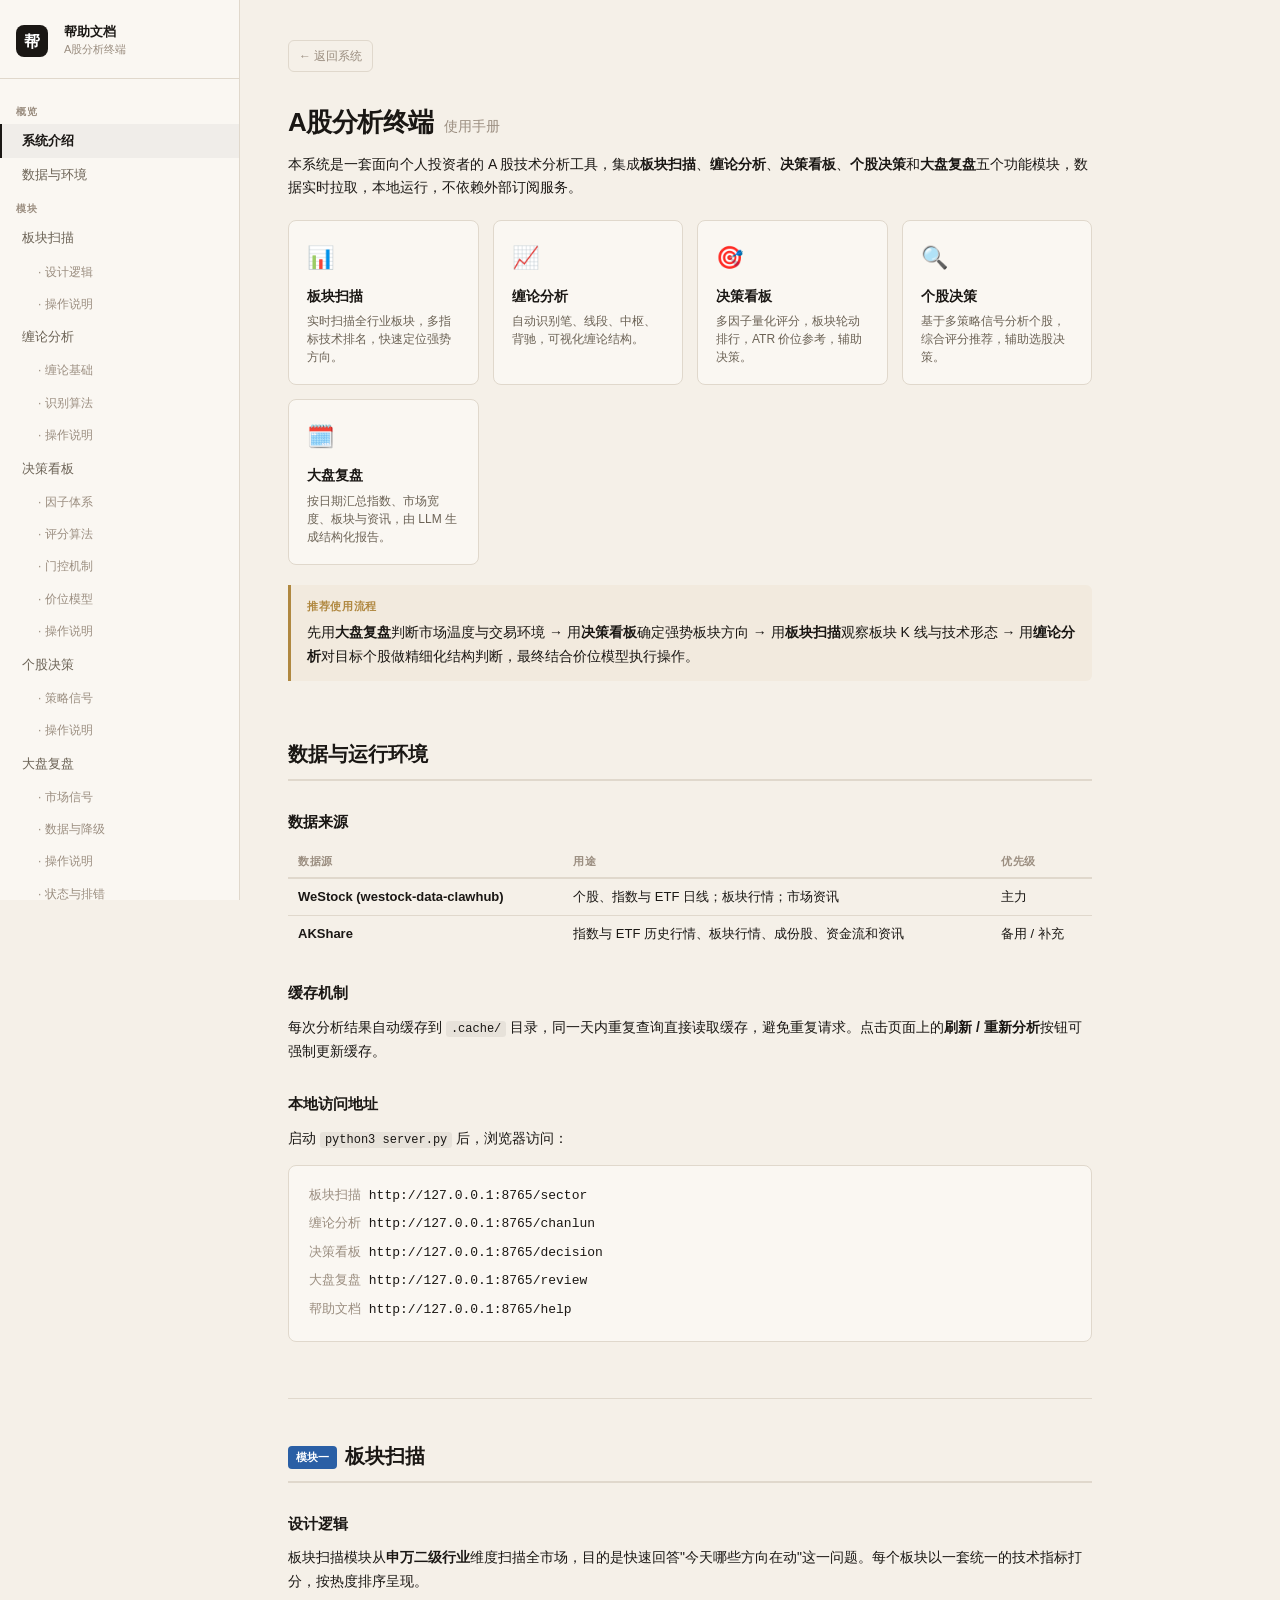
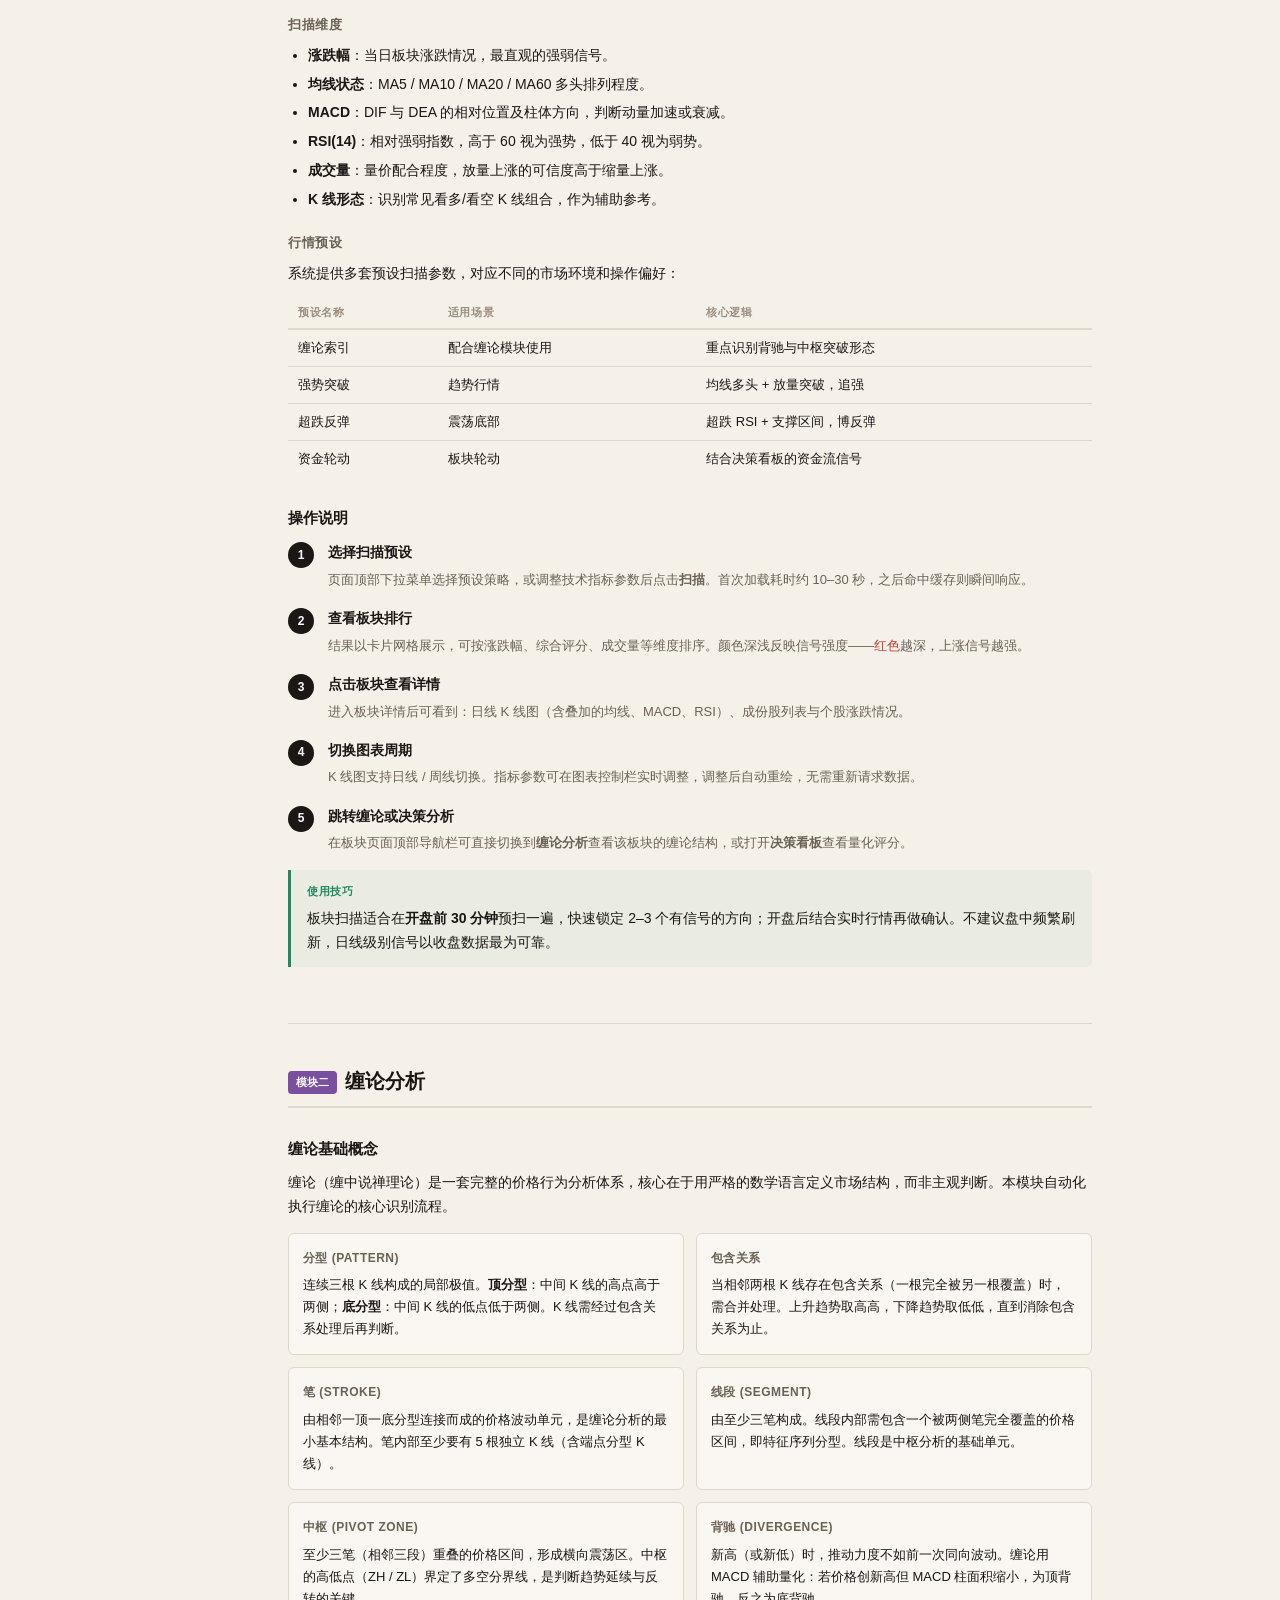
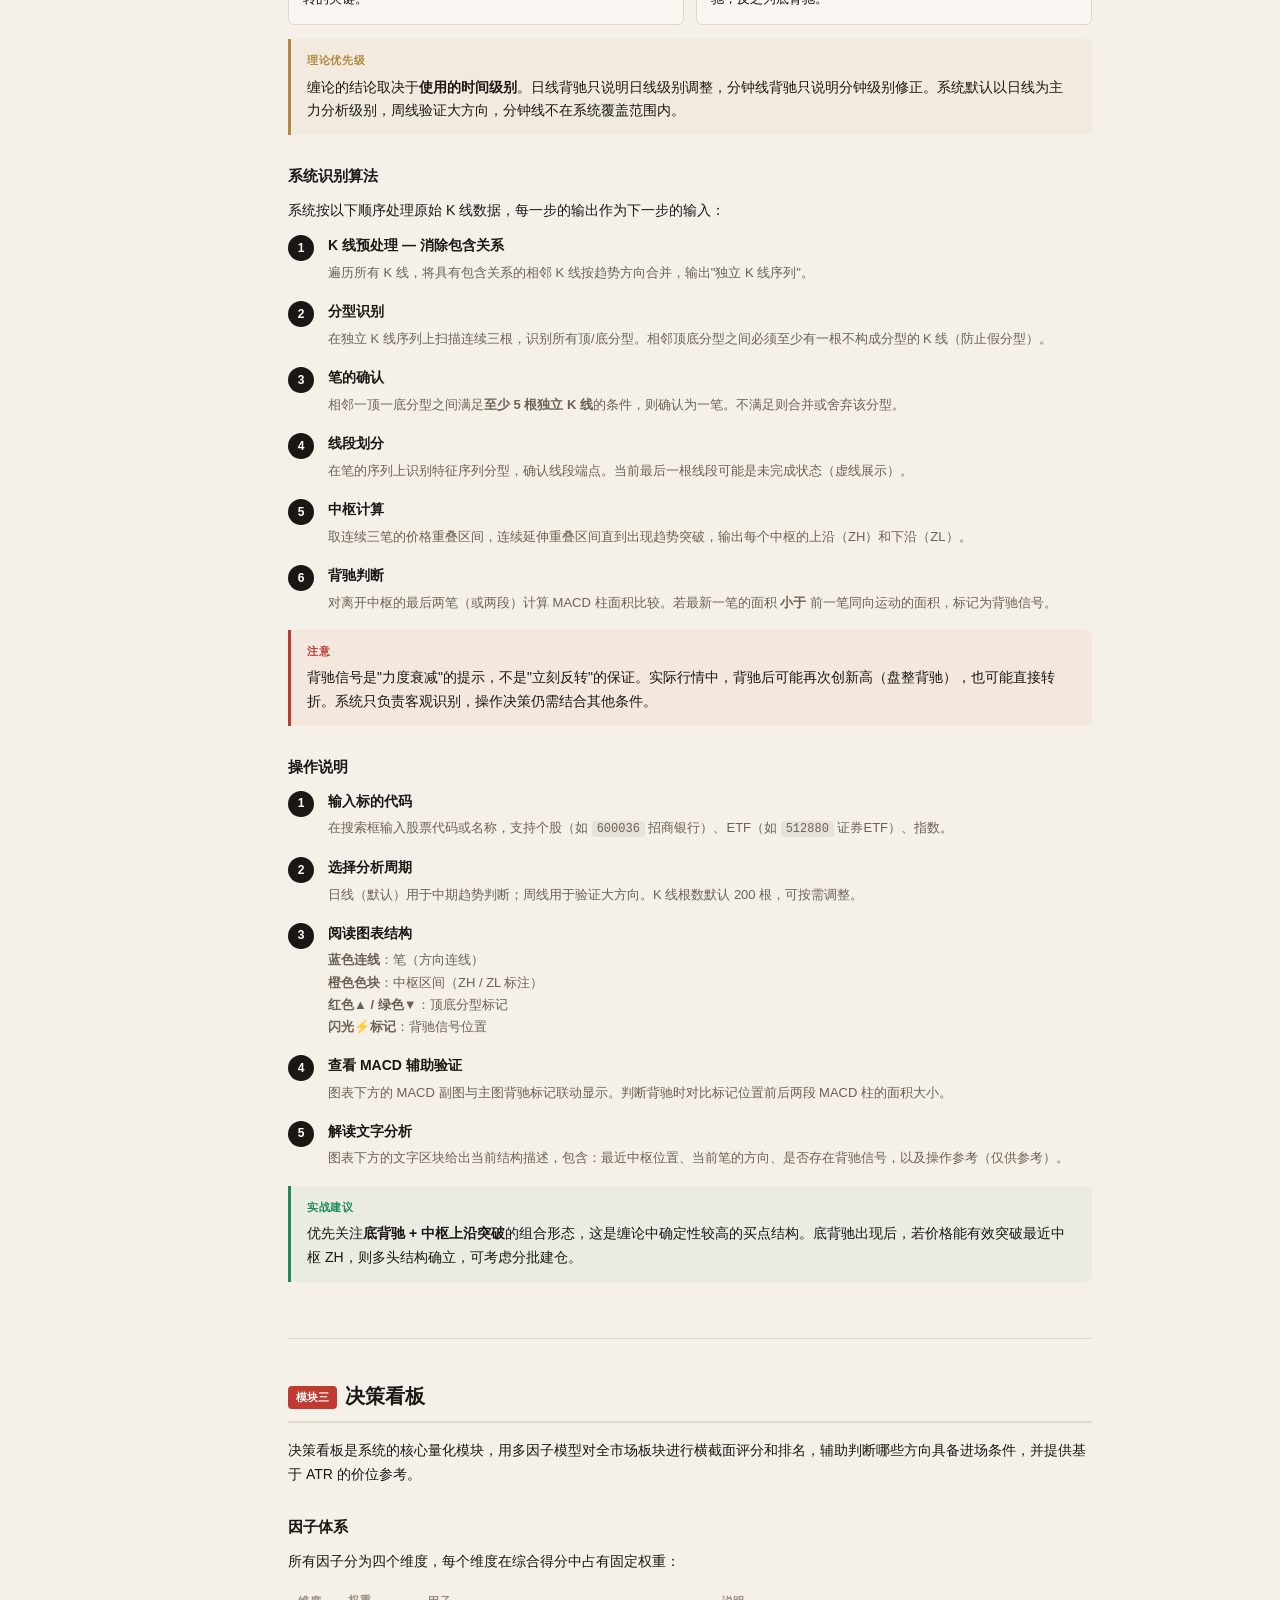
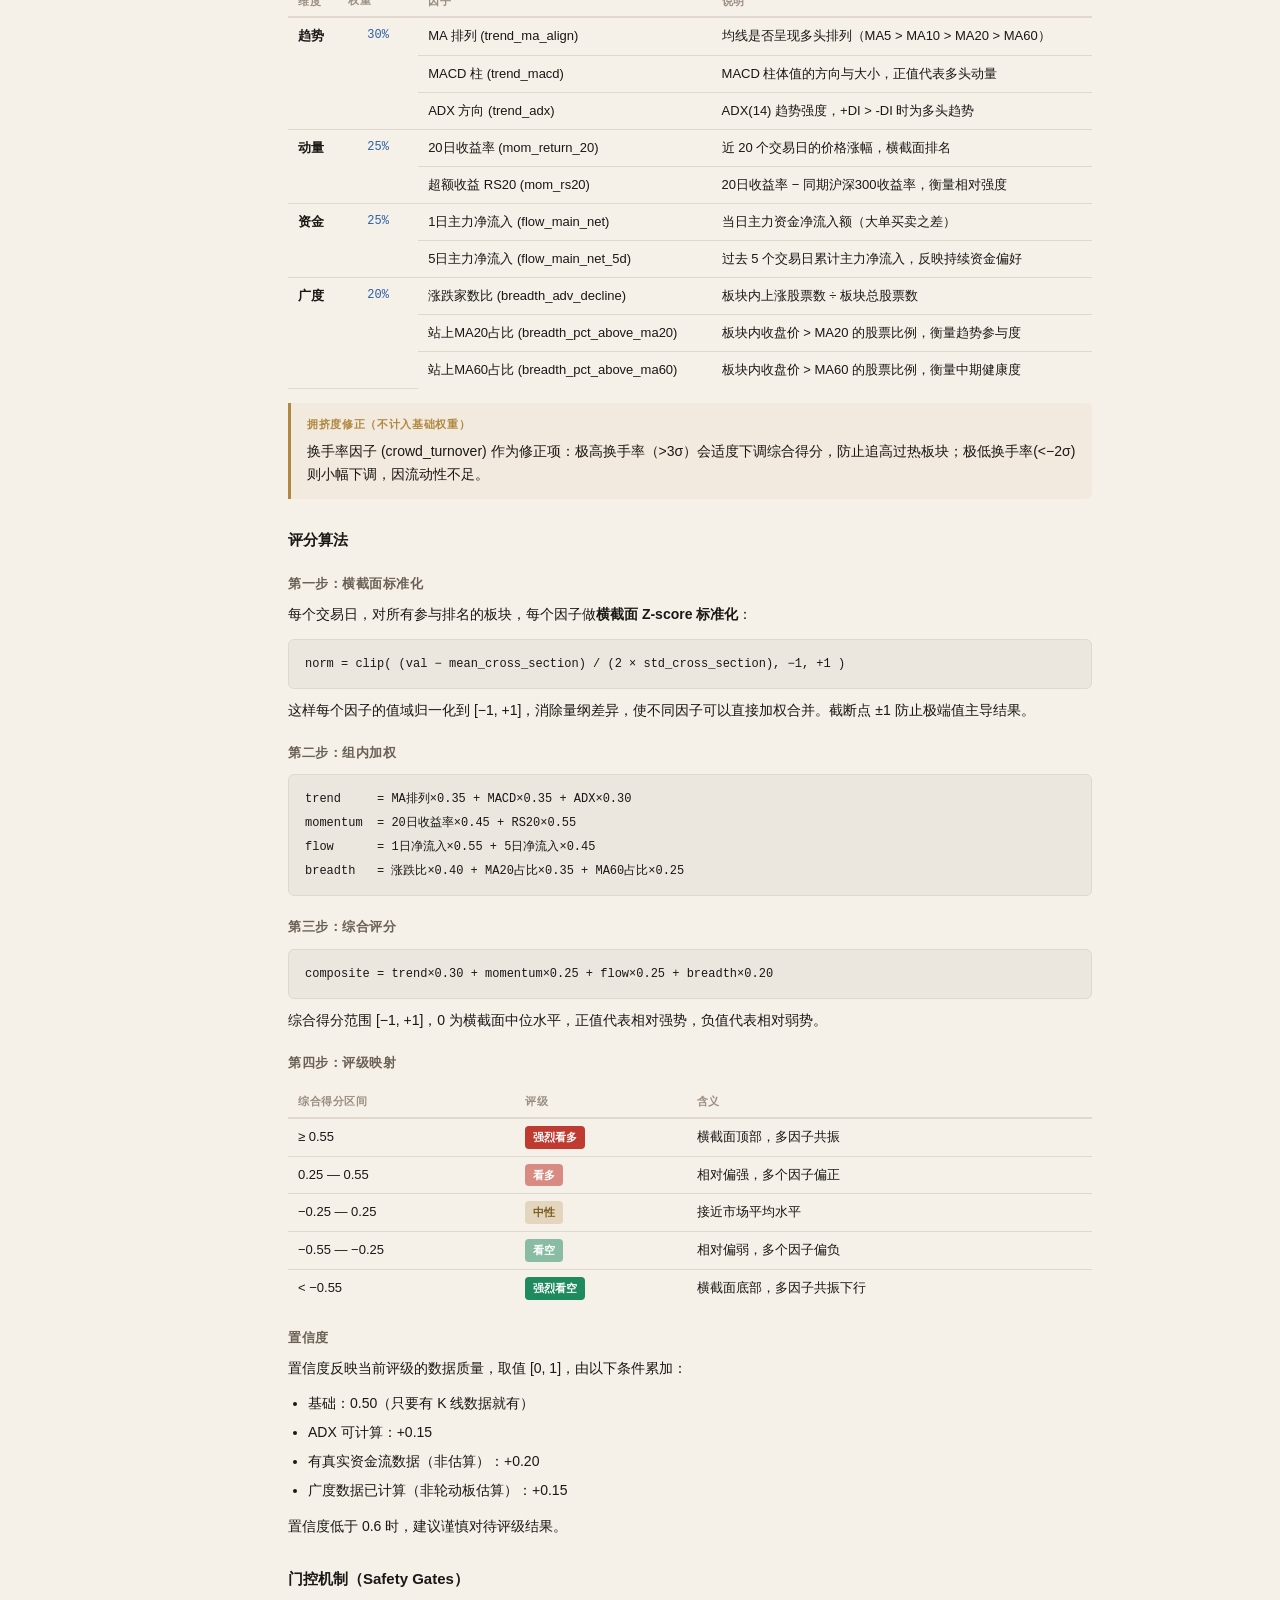
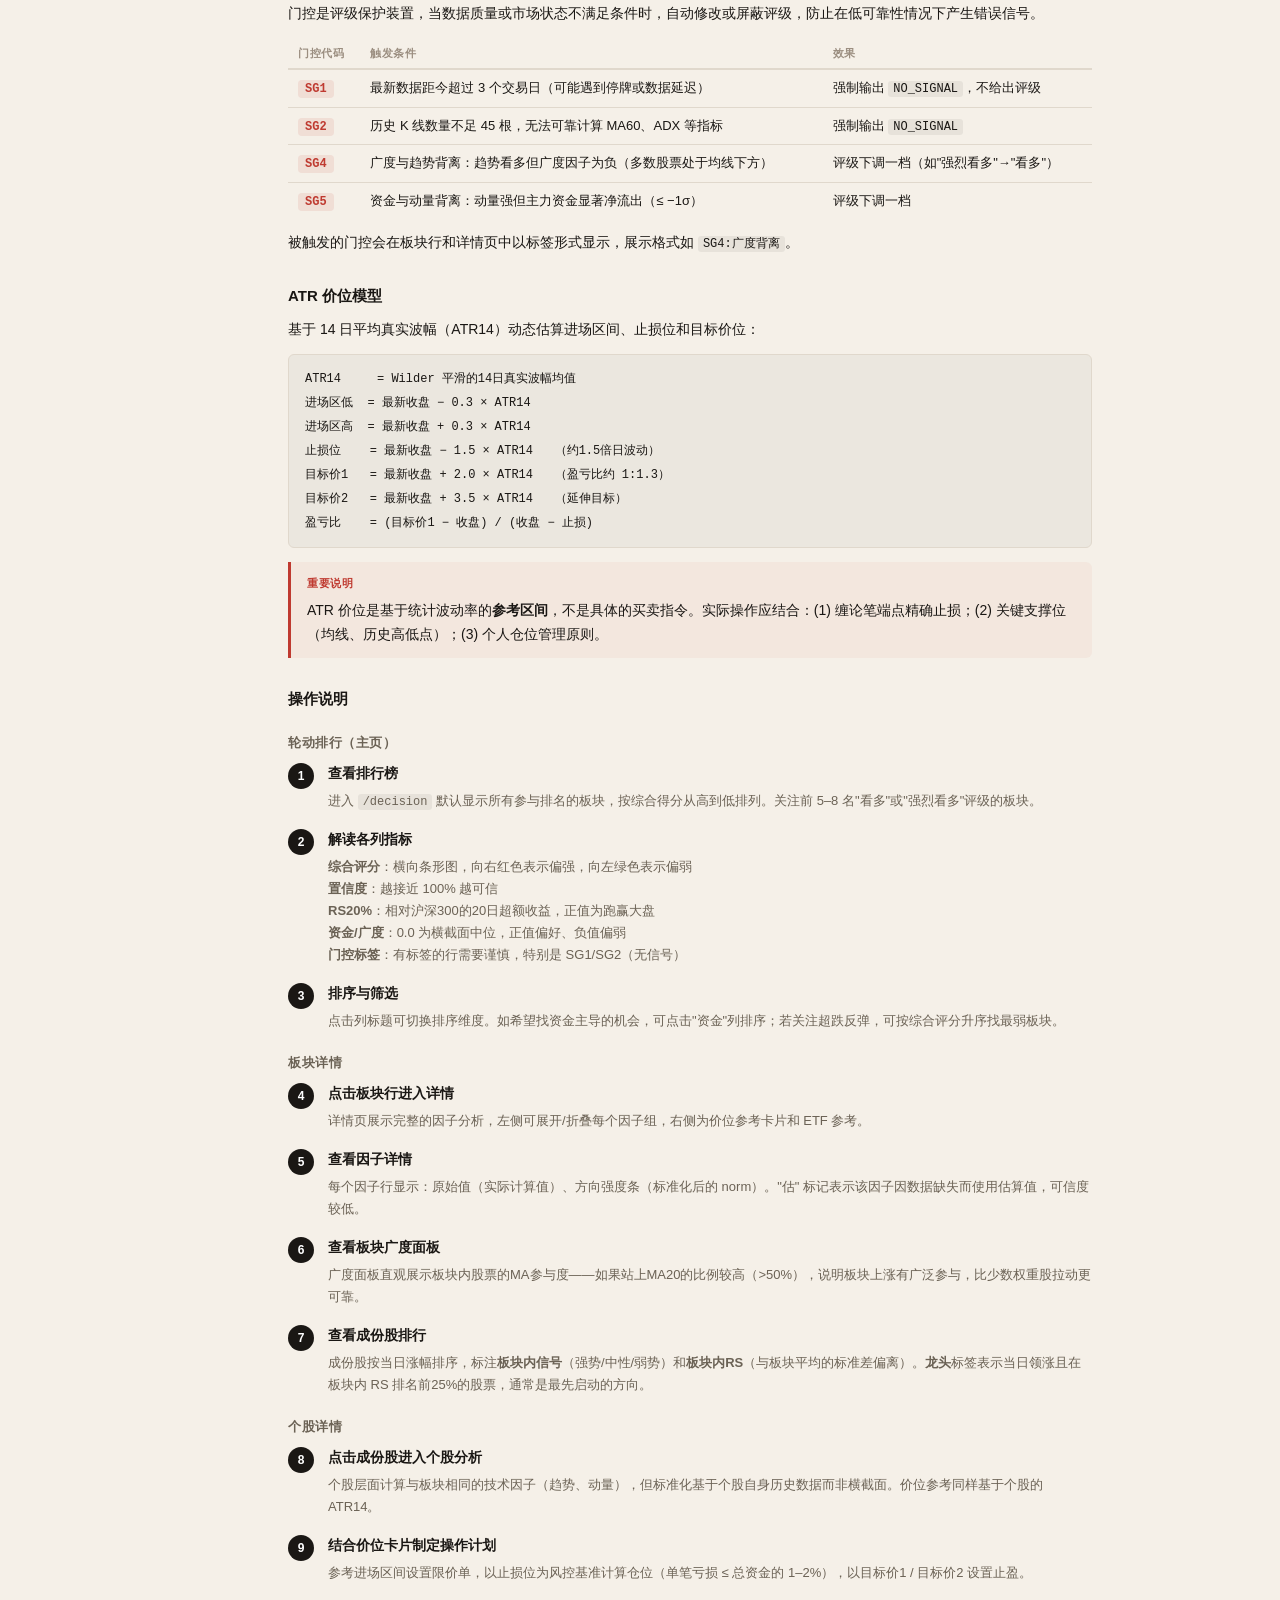
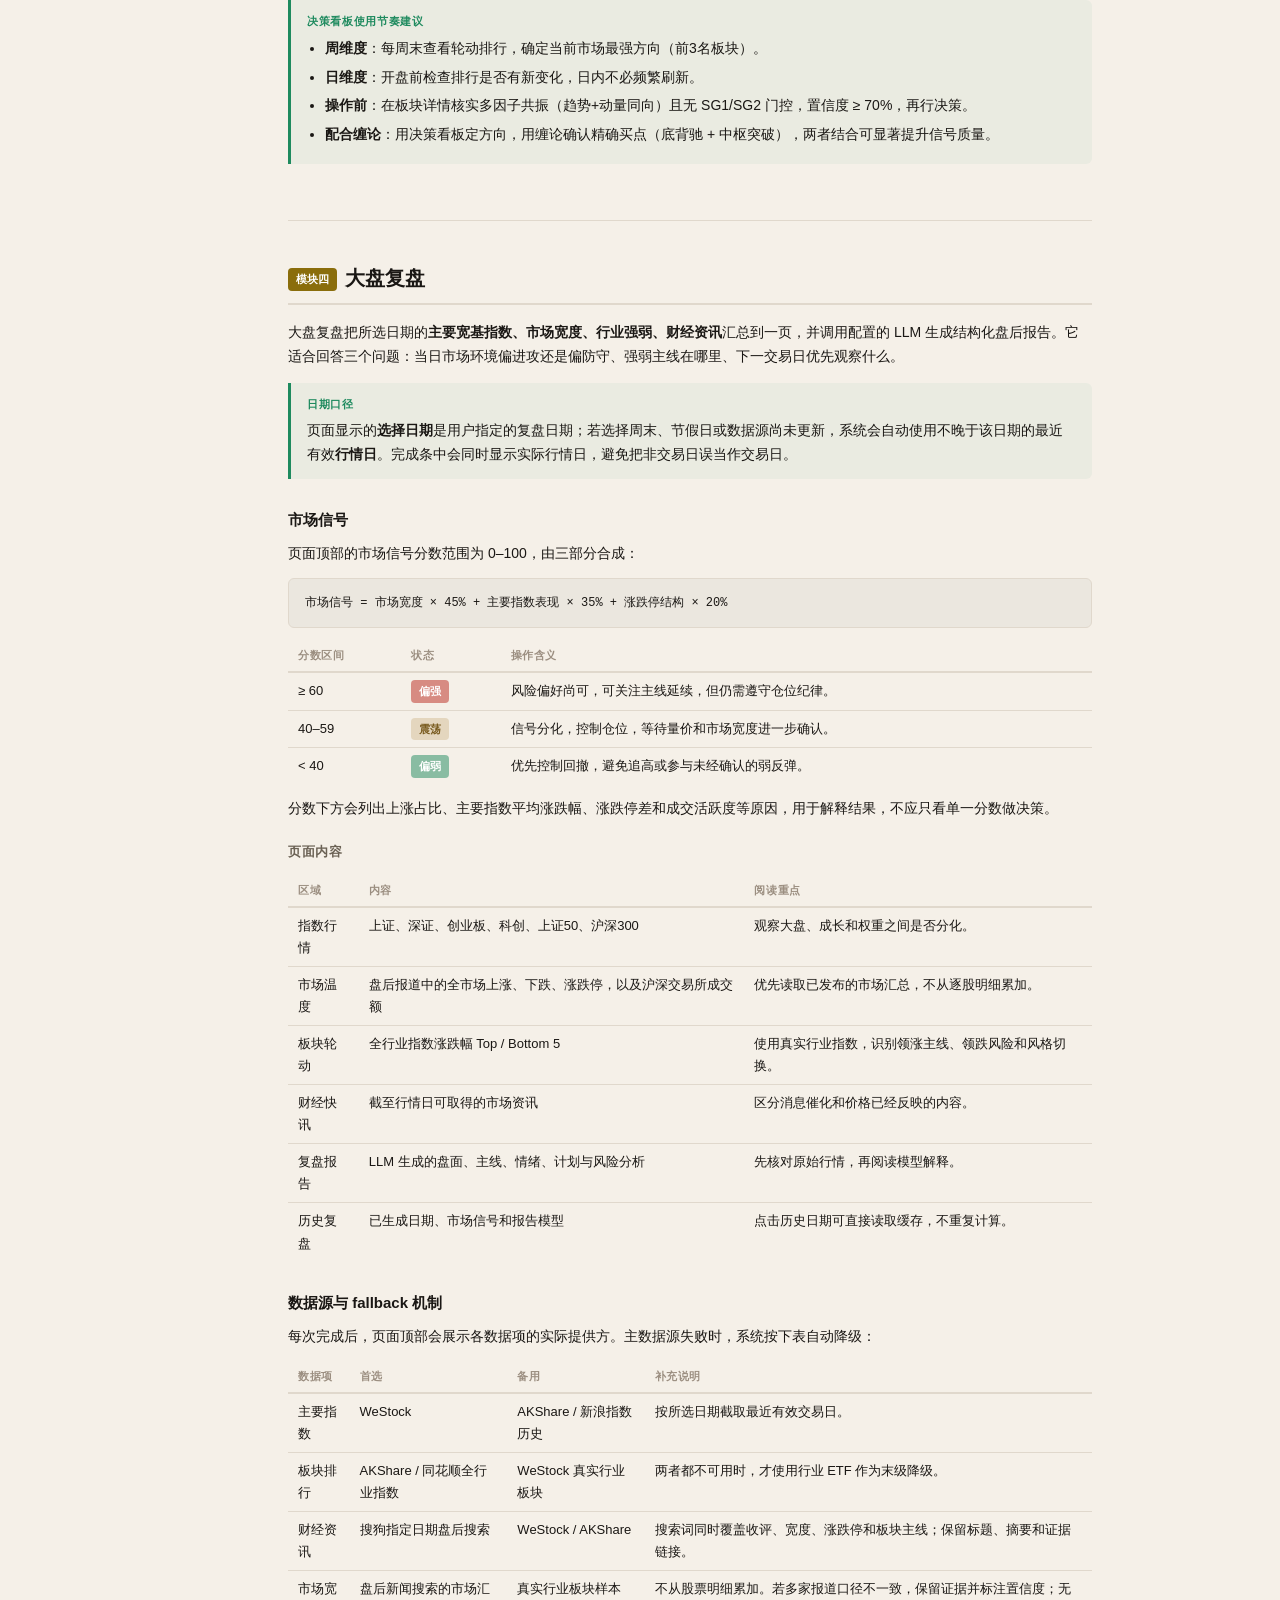
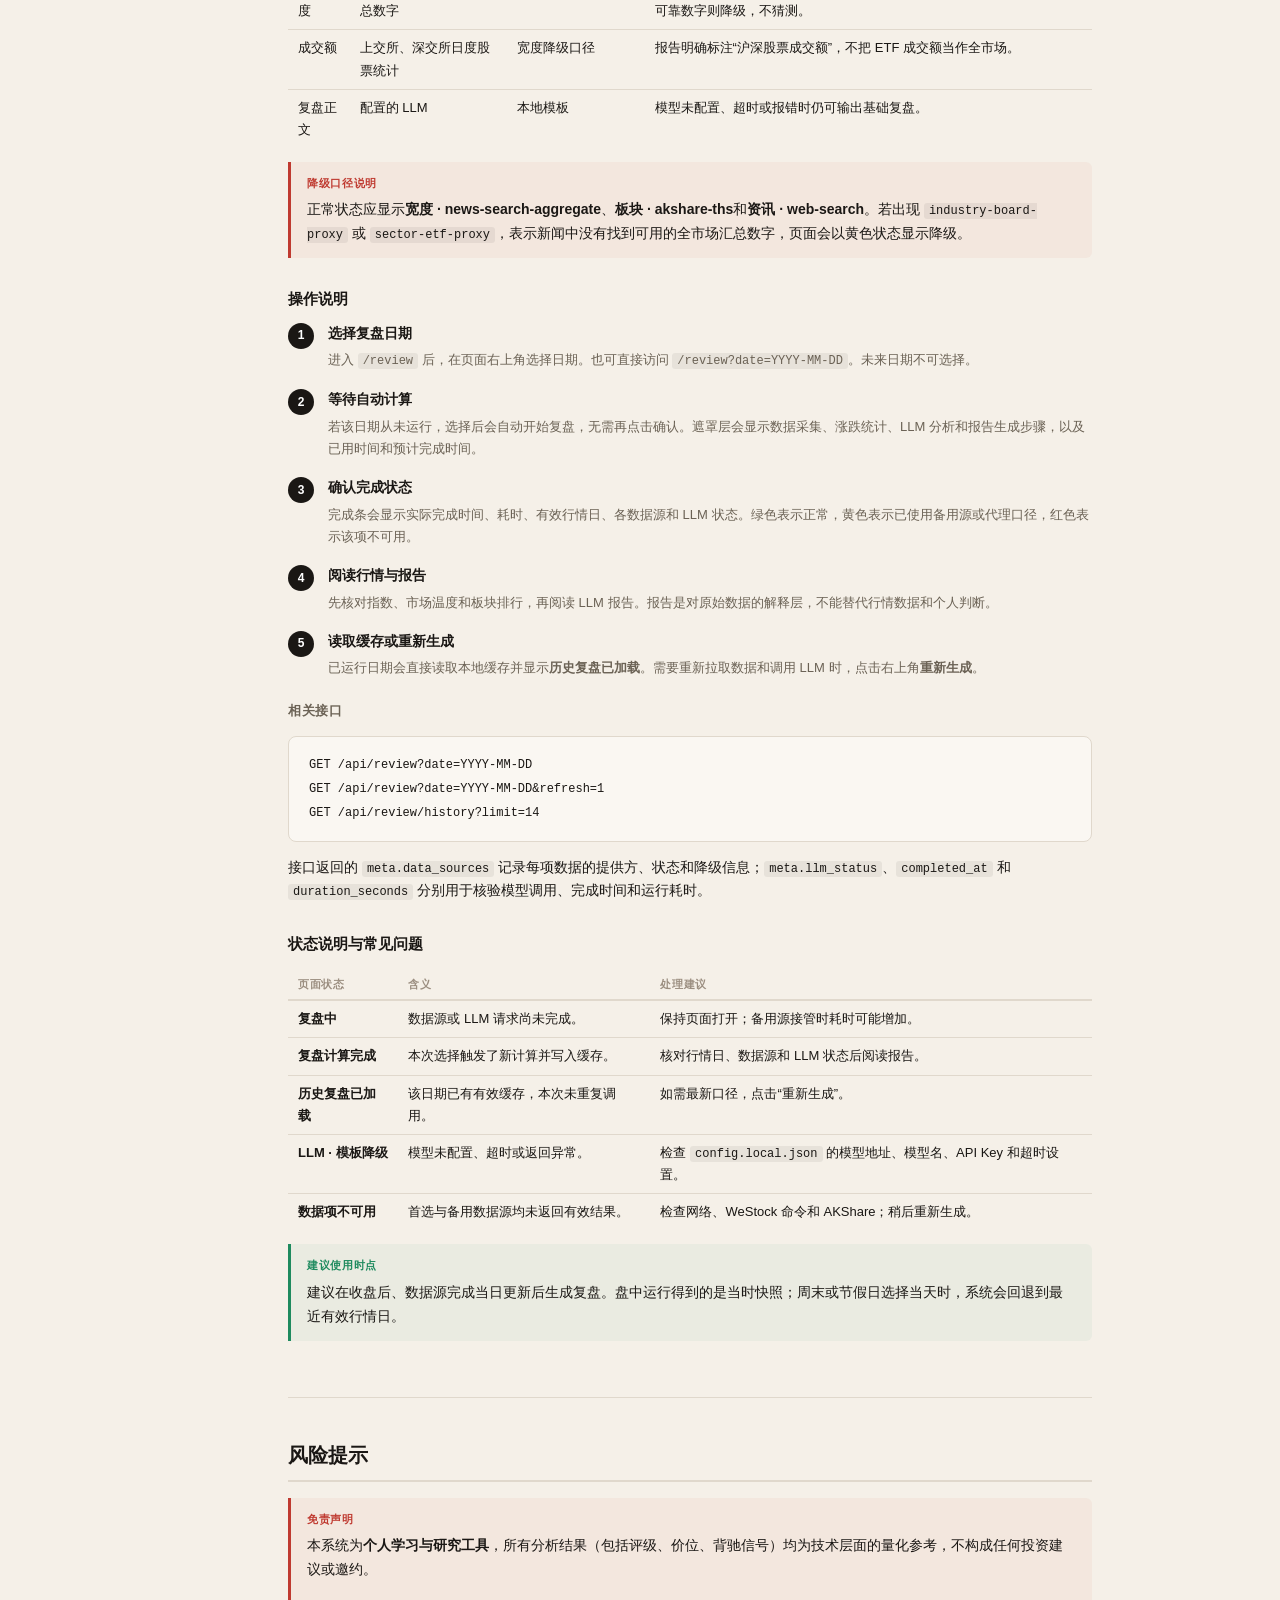
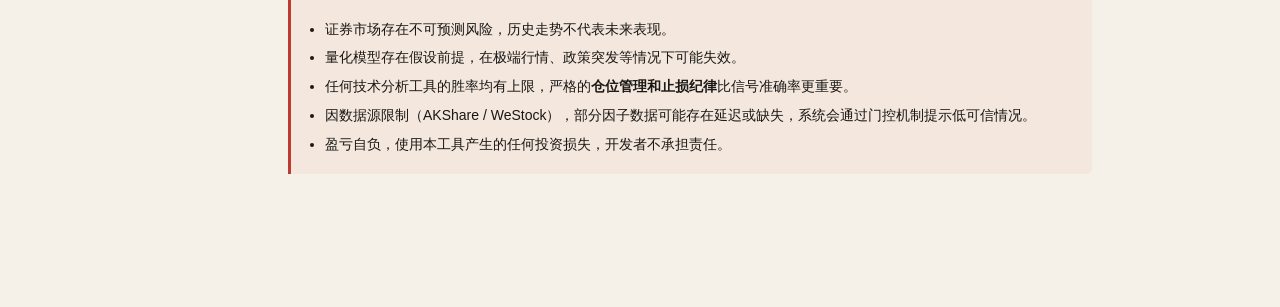
<file: help/index.html>
<!DOCTYPE html>
<html lang="zh-CN">
<head>
<meta charset="UTF-8">
<meta name="viewport" content="width=device-width, initial-scale=1.0">
<title>帮助文档 — A股分析终端</title>
<style>
  :root {
    --bg: #f5f0e8;
    --surface: #faf7f2;
    --border: #e0d8cc;
    --hair: #c8bfb0;
    --ink: #1a1714;
    --ink2: #6b6255;
    --ink3: #9b8e80;
    --up: #bf3a30;
    --down: #1e8a5e;
    --gold: #b08840;
    --blue: #2a5fa5;
    --mono: 'SF Mono', 'Menlo', 'Consolas', monospace;
    --sans: -apple-system, 'PingFang SC', 'Microsoft YaHei', sans-serif;
    --sidebar-w: 240px;
  }
  * { box-sizing: border-box; margin: 0; padding: 0; }
  html { scroll-behavior: smooth; }
  body { font-family: var(--sans); background: var(--bg); color: var(--ink); font-size: 14px; line-height: 1.7; }

  /* ── Layout ── */
  .layout { display: flex; min-height: 100vh; }
  .sidebar {
    width: var(--sidebar-w);
    flex-shrink: 0;
    background: var(--surface);
    border-right: 1px solid var(--border);
    position: sticky;
    top: 0;
    height: 100vh;
    overflow-y: auto;
    padding: 24px 0 40px;
  }
  .main { flex: 1; min-width: 0; padding: 40px 48px 80px; max-width: 900px; }

  /* ── Top bar ── */
  .topbar {
    display: flex; align-items: center; gap: 16px;
    padding: 0 16px 20px;
    border-bottom: 1px solid var(--border);
    margin-bottom: 16px;
  }
  .brand-mark {
    width: 32px; height: 32px; border-radius: 8px;
    background: var(--ink); color: #fff;
    display: flex; align-items: center; justify-content: center;
    font-weight: 800; font-size: 16px; flex-shrink: 0;
  }
  .brand-title { font-weight: 700; font-size: 13px; line-height: 1.2; }
  .brand-sub { font-size: 11px; color: var(--ink3); }

  /* ── Sidebar nav ── */
  .nav-group { padding: 8px 16px 4px; font-size: 10px; font-weight: 700; letter-spacing: 0.08em; color: var(--ink3); text-transform: uppercase; }
  .nav-item { display: block; padding: 6px 20px; font-size: 13px; color: var(--ink2); text-decoration: none; border-left: 2px solid transparent; transition: all 0.12s; }
  .nav-item:hover { color: var(--ink); background: rgba(0,0,0,0.03); }
  .nav-item.active, .nav-item:focus { color: var(--ink); border-left-color: var(--ink); background: rgba(0,0,0,0.04); font-weight: 600; }
  .nav-sub { padding-left: 36px; font-size: 12px; color: var(--ink3); }

  /* ── Back link ── */
  .back-row { margin-bottom: 28px; }
  .back-link { display: inline-flex; align-items: center; gap: 6px; font-size: 12px; color: var(--ink3); text-decoration: none; padding: 5px 10px; border: 1px solid var(--border); border-radius: 6px; transition: all 0.12s; }
  .back-link:hover { color: var(--ink); border-color: var(--hair); background: var(--surface); }

  /* ── Content headings ── */
  .section { margin-bottom: 56px; scroll-margin-top: 24px; }
  h1 { font-size: 26px; font-weight: 800; letter-spacing: -0.02em; margin-bottom: 8px; }
  h1 small { font-size: 14px; font-weight: 400; color: var(--ink3); margin-left: 10px; letter-spacing: 0; }
  h2 { font-size: 20px; font-weight: 700; margin: 40px 0 16px; padding-bottom: 8px; border-bottom: 2px solid var(--border); color: var(--ink); }
  h2 .module-tag { display: inline-block; font-size: 11px; font-weight: 600; padding: 2px 8px; border-radius: 4px; margin-right: 8px; background: var(--ink); color: #fff; vertical-align: middle; }
  h2 .module-tag.scan { background: #2a5fa5; }
  h2 .module-tag.chan { background: #7b4fa0; }
  h2 .module-tag.decision { background: #bf3a30; }
  h2 .module-tag.review { background: #8a6d0b; }
  h3 { font-size: 15px; font-weight: 700; margin: 28px 0 10px; color: var(--ink); }
  h4 { font-size: 13px; font-weight: 700; margin: 20px 0 8px; color: var(--ink2); text-transform: uppercase; letter-spacing: 0.04em; }
  p { margin-bottom: 12px; color: var(--ink); }
  p:last-child { margin-bottom: 0; }
  ul, ol { padding-left: 20px; margin-bottom: 12px; }
  li { margin-bottom: 5px; }
  strong { font-weight: 700; }
  code { font-family: var(--mono); font-size: 12px; background: rgba(0,0,0,0.06); padding: 1px 5px; border-radius: 3px; }

  /* ── Cards and callouts ── */
  .card { background: var(--surface); border: 1px solid var(--border); border-radius: 8px; padding: 16px 20px; margin: 14px 0; }
  .callout { border-left: 3px solid var(--gold); background: rgba(176,136,64,0.06); padding: 12px 16px; border-radius: 0 6px 6px 0; margin: 14px 0; }
  .callout.warn { border-left-color: var(--up); background: rgba(191,58,48,0.05); }
  .callout.tip  { border-left-color: var(--down); background: rgba(30,138,94,0.05); }
  .callout-title { font-size: 11px; font-weight: 700; text-transform: uppercase; letter-spacing: 0.06em; margin-bottom: 6px; color: var(--gold); }
  .callout.warn .callout-title { color: var(--up); }
  .callout.tip  .callout-title { color: var(--down); }

  /* ── Factor / formula table ── */
  .factor-table { width: 100%; border-collapse: collapse; font-size: 13px; margin: 12px 0; }
  .factor-table th { text-align: left; font-size: 11px; font-weight: 700; text-transform: uppercase; letter-spacing: 0.05em; color: var(--ink3); border-bottom: 2px solid var(--border); padding: 6px 10px; }
  .factor-table td { padding: 7px 10px; border-bottom: 1px solid var(--border); vertical-align: top; }
  .factor-table tr:last-child td { border-bottom: none; }
  .factor-table tr:hover td { background: rgba(0,0,0,0.02); }
  .w-label { width: 80px; text-align: center; font-family: var(--mono); font-size: 12px; }
  .tier-badge { display: inline-block; padding: 2px 8px; border-radius: 4px; font-size: 11px; font-weight: 700; }
  .tier-sb { background: rgba(191,58,48,1); color: #fff; }
  .tier-b  { background: rgba(191,58,48,0.55); color: #fff; }
  .tier-n  { background: rgba(176,136,64,0.25); color: #7a5c20; }
  .tier-s  { background: rgba(30,138,94,0.5); color: #fff; }
  .tier-ss { background: rgba(30,138,94,1); color: #fff; }

  /* ── Score formula ── */
  .formula { font-family: var(--mono); font-size: 12px; background: rgba(0,0,0,0.04); border: 1px solid var(--border); border-radius: 6px; padding: 12px 16px; margin: 10px 0; line-height: 2; overflow-x: auto; white-space: pre; }

  /* ── Step flow ── */
  .steps { counter-reset: step; }
  .step { display: flex; gap: 14px; margin-bottom: 16px; }
  .step-num { width: 26px; height: 26px; flex-shrink: 0; border-radius: 50%; background: var(--ink); color: #fff; display: flex; align-items: center; justify-content: center; font-size: 12px; font-weight: 700; margin-top: 1px; }
  .step-body { flex: 1; }
  .step-title { font-weight: 700; margin-bottom: 4px; }
  .step-desc { color: var(--ink2); font-size: 13px; }

  /* ── Gate table ── */
  .gate-code { font-family: var(--mono); font-size: 12px; font-weight: 700; padding: 2px 7px; background: rgba(191,58,48,0.1); color: var(--up); border-radius: 4px; }

  /* ── Chanlun diagram ── */
  .chan-concept { display: grid; grid-template-columns: 1fr 1fr; gap: 12px; margin: 14px 0; }
  .chan-box { background: var(--surface); border: 1px solid var(--border); border-radius: 6px; padding: 14px; }
  .chan-box-title { font-size: 12px; font-weight: 700; color: var(--ink2); text-transform: uppercase; letter-spacing: 0.04em; margin-bottom: 6px; }
  .chan-box p { font-size: 13px; margin: 0; }

  /* ── Module summary cards ── */
  .module-cards { display: grid; grid-template-columns: repeat(4, 1fr); gap: 14px; margin: 20px 0; }
  .module-card { background: var(--surface); border: 1px solid var(--border); border-radius: 8px; padding: 18px; text-decoration: none; color: inherit; transition: all 0.12s; display: block; }
  .module-card:hover { border-color: var(--hair); box-shadow: 0 2px 8px rgba(0,0,0,0.08); }
  .module-card-icon { font-size: 22px; margin-bottom: 8px; }
  .module-card-name { font-weight: 700; font-size: 14px; margin-bottom: 4px; }
  .module-card-desc { font-size: 12px; color: var(--ink2); line-height: 1.5; }

  /* ── Divider ── */
  .divider { border: none; border-top: 1px solid var(--border); margin: 40px 0; }

  /* ── Responsive ── */
  @media (max-width: 768px) {
    .sidebar { display: none; }
    .main { padding: 24px 20px 60px; }
    .module-cards { grid-template-columns: 1fr; }
    .chan-concept { grid-template-columns: 1fr; }
  }
</style>
</head>
<body>
<div class="layout">

<!-- ── Sidebar ── -->
<aside class="sidebar">
  <div class="topbar">
    <div class="brand-mark">帮</div>
    <div>
      <div class="brand-title">帮助文档</div>
      <div class="brand-sub">A股分析终端</div>
    </div>
  </div>

  <div class="nav-group">概览</div>
  <a class="nav-item" href="#overview">系统介绍</a>
  <a class="nav-item" href="#data">数据与环境</a>

  <div class="nav-group">模块</div>
  <a class="nav-item" href="#scan">板块扫描</a>
  <a class="nav-item nav-sub" href="#scan-design">· 设计逻辑</a>
  <a class="nav-item nav-sub" href="#scan-usage">· 操作说明</a>

  <a class="nav-item" href="#chanlun">缠论分析</a>
  <a class="nav-item nav-sub" href="#chan-theory">· 缠论基础</a>
  <a class="nav-item nav-sub" href="#chan-algo">· 识别算法</a>
  <a class="nav-item nav-sub" href="#chan-usage">· 操作说明</a>

  <a class="nav-item" href="#decision">决策看板</a>
  <a class="nav-item nav-sub" href="#decision-factors">· 因子体系</a>
  <a class="nav-item nav-sub" href="#decision-score">· 评分算法</a>
  <a class="nav-item nav-sub" href="#decision-gates">· 门控机制</a>
  <a class="nav-item nav-sub" href="#decision-price">· 价位模型</a>
  <a class="nav-item nav-sub" href="#decision-usage">· 操作说明</a>

  <a class="nav-item" href="#stock-decision">个股决策</a>
  <a class="nav-item nav-sub" href="#stock-decision-strategies">· 策略信号</a>
  <a class="nav-item nav-sub" href="#stock-decision-usage">· 操作说明</a>

  <a class="nav-item" href="#review">大盘复盘</a>
  <a class="nav-item nav-sub" href="#review-signal">· 市场信号</a>
  <a class="nav-item nav-sub" href="#review-data">· 数据与降级</a>
  <a class="nav-item nav-sub" href="#review-usage">· 操作说明</a>
  <a class="nav-item nav-sub" href="#review-status">· 状态与排错</a>

  <div class="nav-group">参考</div>
  <a class="nav-item" href="#disclaimer">风险提示</a>
</aside>

<!-- ── Main content ── -->
<main class="main">

  <div class="back-row">
    <a class="back-link" href="/sector">← 返回系统</a>
  </div>

  <!-- ── 概览 ── -->
  <div class="section" id="overview">
    <h1>A股分析终端<small>使用手册</small></h1>
    <p>本系统是一套面向个人投资者的 A 股技术分析工具，集成<strong>板块扫描</strong>、<strong>缠论分析</strong>、<strong>决策看板</strong>、<strong>个股决策</strong>和<strong>大盘复盘</strong>五个功能模块，数据实时拉取，本地运行，不依赖外部订阅服务。</p>

    <div class="module-cards">
      <a class="module-card" href="#scan">
        <div class="module-card-icon">📊</div>
        <div class="module-card-name">板块扫描</div>
        <div class="module-card-desc">实时扫描全行业板块，多指标技术排名，快速定位强势方向。</div>
      </a>
      <a class="module-card" href="#chanlun">
        <div class="module-card-icon">📈</div>
        <div class="module-card-name">缠论分析</div>
        <div class="module-card-desc">自动识别笔、线段、中枢、背驰，可视化缠论结构。</div>
      </a>
      <a class="module-card" href="#decision">
        <div class="module-card-icon">🎯</div>
        <div class="module-card-name">决策看板</div>
        <div class="module-card-desc">多因子量化评分，板块轮动排行，ATR 价位参考，辅助决策。</div>
      </a>
      <a class="module-card" href="#stock-decision">
        <div class="module-card-icon">🔍</div>
        <div class="module-card-name">个股决策</div>
        <div class="module-card-desc">基于多策略信号分析个股，综合评分推荐，辅助选股决策。</div>
      </a>
      <a class="module-card" href="#review">
        <div class="module-card-icon">🗓️</div>
        <div class="module-card-name">大盘复盘</div>
        <div class="module-card-desc">按日期汇总指数、市场宽度、板块与资讯，由 LLM 生成结构化报告。</div>
      </a>
    </div>

    <div class="callout">
      <div class="callout-title">推荐使用流程</div>
      先用<strong>大盘复盘</strong>判断市场温度与交易环境 → 用<strong>决策看板</strong>确定强势板块方向 → 用<strong>板块扫描</strong>观察板块 K 线与技术形态 → 用<strong>缠论分析</strong>对目标个股做精细化结构判断，最终结合价位模型执行操作。
    </div>
  </div>

  <!-- ── 数据与环境 ── -->
  <div class="section" id="data">
    <h2>数据与运行环境</h2>
    <h3>数据来源</h3>
    <table class="factor-table">
      <thead><tr><th>数据源</th><th>用途</th><th>优先级</th></tr></thead>
      <tbody>
        <tr><td><strong>WeStock (westock-data-clawhub)</strong></td><td>个股、指数与 ETF 日线；板块行情；市场资讯</td><td>主力</td></tr>
        <tr><td><strong>AKShare</strong></td><td>指数与 ETF 历史行情、板块行情、成份股、资金流和资讯</td><td>备用 / 补充</td></tr>
      </tbody>
    </table>
    <h3>缓存机制</h3>
    <p>每次分析结果自动缓存到 <code>.cache/</code> 目录，同一天内重复查询直接读取缓存，避免重复请求。点击页面上的<strong>刷新 / 重新分析</strong>按钮可强制更新缓存。</p>
    <h3>本地访问地址</h3>
    <p>启动 <code>python3 server.py</code> 后，浏览器访问：</p>
    <div class="card" style="font-family:var(--mono);font-size:13px;line-height:2.2">
      <span style="color:var(--ink3)">板块扫描  </span> http://127.0.0.1:8765/sector<br>
      <span style="color:var(--ink3)">缠论分析  </span> http://127.0.0.1:8765/chanlun<br>
      <span style="color:var(--ink3)">决策看板  </span> http://127.0.0.1:8765/decision<br>
      <span style="color:var(--ink3)">大盘复盘  </span> http://127.0.0.1:8765/review<br>
      <span style="color:var(--ink3)">帮助文档  </span> http://127.0.0.1:8765/help
    </div>
  </div>

  <hr class="divider">

  <!-- ══════════════ 板块扫描 ══════════════ -->
  <div class="section" id="scan">
    <h2><span class="module-tag scan">模块一</span>板块扫描</h2>

    <div id="scan-design">
      <h3>设计逻辑</h3>
      <p>板块扫描模块从<strong>申万二级行业</strong>维度扫描全市场，目的是快速回答"今天哪些方向在动"这一问题。每个板块以一套统一的技术指标打分，按热度排序呈现。</p>

      <h4>扫描维度</h4>
      <ul>
        <li><strong>涨跌幅</strong>：当日板块涨跌情况，最直观的强弱信号。</li>
        <li><strong>均线状态</strong>：MA5 / MA10 / MA20 / MA60 多头排列程度。</li>
        <li><strong>MACD</strong>：DIF 与 DEA 的相对位置及柱体方向，判断动量加速或衰减。</li>
        <li><strong>RSI(14)</strong>：相对强弱指数，高于 60 视为强势，低于 40 视为弱势。</li>
        <li><strong>成交量</strong>：量价配合程度，放量上涨的可信度高于缩量上涨。</li>
        <li><strong>K 线形态</strong>：识别常见看多/看空 K 线组合，作为辅助参考。</li>
      </ul>

      <h4>行情预设</h4>
      <p>系统提供多套预设扫描参数，对应不同的市场环境和操作偏好：</p>
      <table class="factor-table">
        <thead><tr><th>预设名称</th><th>适用场景</th><th>核心逻辑</th></tr></thead>
        <tbody>
          <tr><td>缠论索引</td><td>配合缠论模块使用</td><td>重点识别背驰与中枢突破形态</td></tr>
          <tr><td>强势突破</td><td>趋势行情</td><td>均线多头 + 放量突破，追强</td></tr>
          <tr><td>超跌反弹</td><td>震荡底部</td><td>超跌 RSI + 支撑区间，博反弹</td></tr>
          <tr><td>资金轮动</td><td>板块轮动</td><td>结合决策看板的资金流信号</td></tr>
        </tbody>
      </table>
    </div>

    <div id="scan-usage">
      <h3>操作说明</h3>
      <div class="steps">
        <div class="step">
          <div class="step-num">1</div>
          <div class="step-body">
            <div class="step-title">选择扫描预设</div>
            <div class="step-desc">页面顶部下拉菜单选择预设策略，或调整技术指标参数后点击<strong>扫描</strong>。首次加载耗时约 10–30 秒，之后命中缓存则瞬间响应。</div>
          </div>
        </div>
        <div class="step">
          <div class="step-num">2</div>
          <div class="step-body">
            <div class="step-title">查看板块排行</div>
            <div class="step-desc">结果以卡片网格展示，可按涨跌幅、综合评分、成交量等维度排序。颜色深浅反映信号强度——<span style="color:var(--up)">红色</span>越深，上涨信号越强。</div>
          </div>
        </div>
        <div class="step">
          <div class="step-num">3</div>
          <div class="step-body">
            <div class="step-title">点击板块查看详情</div>
            <div class="step-desc">进入板块详情后可看到：日线 K 线图（含叠加的均线、MACD、RSI）、成份股列表与个股涨跌情况。</div>
          </div>
        </div>
        <div class="step">
          <div class="step-num">4</div>
          <div class="step-body">
            <div class="step-title">切换图表周期</div>
            <div class="step-desc">K 线图支持日线 / 周线切换。指标参数可在图表控制栏实时调整，调整后自动重绘，无需重新请求数据。</div>
          </div>
        </div>
        <div class="step">
          <div class="step-num">5</div>
          <div class="step-body">
            <div class="step-title">跳转缠论或决策分析</div>
            <div class="step-desc">在板块页面顶部导航栏可直接切换到<strong>缠论分析</strong>查看该板块的缠论结构，或打开<strong>决策看板</strong>查看量化评分。</div>
          </div>
        </div>
      </div>

      <div class="callout tip">
        <div class="callout-title">使用技巧</div>
        板块扫描适合在<strong>开盘前 30 分钟</strong>预扫一遍，快速锁定 2–3 个有信号的方向；开盘后结合实时行情再做确认。不建议盘中频繁刷新，日线级别信号以收盘数据最为可靠。
      </div>
    </div>
  </div>

  <hr class="divider">

  <!-- ══════════════ 缠论分析 ══════════════ -->
  <div class="section" id="chanlun">
    <h2><span class="module-tag chan">模块二</span>缠论分析</h2>

    <div id="chan-theory">
      <h3>缠论基础概念</h3>
      <p>缠论（缠中说禅理论）是一套完整的价格行为分析体系，核心在于用严格的数学语言定义市场结构，而非主观判断。本模块自动化执行缠论的核心识别流程。</p>

      <div class="chan-concept">
        <div class="chan-box">
          <div class="chan-box-title">分型 (Pattern)</div>
          <p>连续三根 K 线构成的局部极值。<strong>顶分型</strong>：中间 K 线的高点高于两侧；<strong>底分型</strong>：中间 K 线的低点低于两侧。K 线需经过包含关系处理后再判断。</p>
        </div>
        <div class="chan-box">
          <div class="chan-box-title">包含关系</div>
          <p>当相邻两根 K 线存在包含关系（一根完全被另一根覆盖）时，需合并处理。上升趋势取高高，下降趋势取低低，直到消除包含关系为止。</p>
        </div>
        <div class="chan-box">
          <div class="chan-box-title">笔 (Stroke)</div>
          <p>由相邻一顶一底分型连接而成的价格波动单元，是缠论分析的最小基本结构。笔内部至少要有 5 根独立 K 线（含端点分型 K 线）。</p>
        </div>
        <div class="chan-box">
          <div class="chan-box-title">线段 (Segment)</div>
          <p>由至少三笔构成。线段内部需包含一个被两侧笔完全覆盖的价格区间，即特征序列分型。线段是中枢分析的基础单元。</p>
        </div>
        <div class="chan-box">
          <div class="chan-box-title">中枢 (Pivot Zone)</div>
          <p>至少三笔（相邻三段）重叠的价格区间，形成横向震荡区。中枢的高低点（ZH / ZL）界定了多空分界线，是判断趋势延续与反转的关键。</p>
        </div>
        <div class="chan-box">
          <div class="chan-box-title">背驰 (Divergence)</div>
          <p>新高（或新低）时，推动力度不如前一次同向波动。缠论用 MACD 辅助量化：若价格创新高但 MACD 柱面积缩小，为顶背驰，反之为底背驰。</p>
        </div>
      </div>

      <div class="callout">
        <div class="callout-title">理论优先级</div>
        缠论的结论取决于<strong>使用的时间级别</strong>。日线背驰只说明日线级别调整，分钟线背驰只说明分钟级别修正。系统默认以日线为主力分析级别，周线验证大方向，分钟线不在系统覆盖范围内。
      </div>
    </div>

    <div id="chan-algo">
      <h3>系统识别算法</h3>
      <p>系统按以下顺序处理原始 K 线数据，每一步的输出作为下一步的输入：</p>

      <div class="steps">
        <div class="step">
          <div class="step-num">1</div>
          <div class="step-body">
            <div class="step-title">K 线预处理 — 消除包含关系</div>
            <div class="step-desc">遍历所有 K 线，将具有包含关系的相邻 K 线按趋势方向合并，输出"独立 K 线序列"。</div>
          </div>
        </div>
        <div class="step">
          <div class="step-num">2</div>
          <div class="step-body">
            <div class="step-title">分型识别</div>
            <div class="step-desc">在独立 K 线序列上扫描连续三根，识别所有顶/底分型。相邻顶底分型之间必须至少有一根不构成分型的 K 线（防止假分型）。</div>
          </div>
        </div>
        <div class="step">
          <div class="step-num">3</div>
          <div class="step-body">
            <div class="step-title">笔的确认</div>
            <div class="step-desc">相邻一顶一底分型之间满足<strong>至少 5 根独立 K 线</strong>的条件，则确认为一笔。不满足则合并或舍弃该分型。</div>
          </div>
        </div>
        <div class="step">
          <div class="step-num">4</div>
          <div class="step-body">
            <div class="step-title">线段划分</div>
            <div class="step-desc">在笔的序列上识别特征序列分型，确认线段端点。当前最后一根线段可能是未完成状态（虚线展示）。</div>
          </div>
        </div>
        <div class="step">
          <div class="step-num">5</div>
          <div class="step-body">
            <div class="step-title">中枢计算</div>
            <div class="step-desc">取连续三笔的价格重叠区间，连续延伸重叠区间直到出现趋势突破，输出每个中枢的上沿（ZH）和下沿（ZL）。</div>
          </div>
        </div>
        <div class="step">
          <div class="step-num">6</div>
          <div class="step-body">
            <div class="step-title">背驰判断</div>
            <div class="step-desc">对离开中枢的最后两笔（或两段）计算 MACD 柱面积比较。若最新一笔的面积 <strong>小于</strong> 前一笔同向运动的面积，标记为背驰信号。</div>
          </div>
        </div>
      </div>

      <div class="callout warn">
        <div class="callout-title">注意</div>
        背驰信号是"力度衰减"的提示，不是"立刻反转"的保证。实际行情中，背驰后可能再次创新高（盘整背驰），也可能直接转折。系统只负责客观识别，操作决策仍需结合其他条件。
      </div>
    </div>

    <div id="chan-usage">
      <h3>操作说明</h3>
      <div class="steps">
        <div class="step">
          <div class="step-num">1</div>
          <div class="step-body">
            <div class="step-title">输入标的代码</div>
            <div class="step-desc">在搜索框输入股票代码或名称，支持个股（如 <code>600036</code> 招商银行）、ETF（如 <code>512880</code> 证券ETF）、指数。</div>
          </div>
        </div>
        <div class="step">
          <div class="step-num">2</div>
          <div class="step-body">
            <div class="step-title">选择分析周期</div>
            <div class="step-desc">日线（默认）用于中期趋势判断；周线用于验证大方向。K 线根数默认 200 根，可按需调整。</div>
          </div>
        </div>
        <div class="step">
          <div class="step-num">3</div>
          <div class="step-body">
            <div class="step-title">阅读图表结构</div>
            <div class="step-desc">
              <strong>蓝色连线</strong>：笔（方向连线）<br>
              <strong>橙色色块</strong>：中枢区间（ZH / ZL 标注）<br>
              <strong>红色▲ / 绿色▼</strong>：顶底分型标记<br>
              <strong>闪光⚡标记</strong>：背驰信号位置
            </div>
          </div>
        </div>
        <div class="step">
          <div class="step-num">4</div>
          <div class="step-body">
            <div class="step-title">查看 MACD 辅助验证</div>
            <div class="step-desc">图表下方的 MACD 副图与主图背驰标记联动显示。判断背驰时对比标记位置前后两段 MACD 柱的面积大小。</div>
          </div>
        </div>
        <div class="step">
          <div class="step-num">5</div>
          <div class="step-body">
            <div class="step-title">解读文字分析</div>
            <div class="step-desc">图表下方的文字区块给出当前结构描述，包含：最近中枢位置、当前笔的方向、是否存在背驰信号，以及操作参考（仅供参考）。</div>
          </div>
        </div>
      </div>

      <div class="callout tip">
        <div class="callout-title">实战建议</div>
        优先关注<strong>底背驰 + 中枢上沿突破</strong>的组合形态，这是缠论中确定性较高的买点结构。底背驰出现后，若价格能有效突破最近中枢 ZH，则多头结构确立，可考虑分批建仓。
      </div>
    </div>
  </div>

  <hr class="divider">

  <!-- ══════════════ 决策看板 ══════════════ -->
  <div class="section" id="decision">
    <h2><span class="module-tag decision">模块三</span>决策看板</h2>

    <p>决策看板是系统的核心量化模块，用多因子模型对全市场板块进行横截面评分和排名，辅助判断哪些方向具备进场条件，并提供基于 ATR 的价位参考。</p>

    <!-- 因子体系 -->
    <div id="decision-factors">
      <h3>因子体系</h3>
      <p>所有因子分为四个维度，每个维度在综合得分中占有固定权重：</p>

      <table class="factor-table">
        <thead>
          <tr><th>维度</th><th class="w-label">权重</th><th>因子</th><th>说明</th></tr>
        </thead>
        <tbody>
          <tr>
            <td rowspan="3"><strong>趋势</strong></td>
            <td rowspan="3" class="w-label" style="color:var(--blue)">30%</td>
            <td>MA 排列 (trend_ma_align)</td><td>均线是否呈现多头排列（MA5 > MA10 > MA20 > MA60）</td>
          </tr>
          <tr>
            <td>MACD 柱 (trend_macd)</td><td>MACD 柱体值的方向与大小，正值代表多头动量</td>
          </tr>
          <tr>
            <td>ADX 方向 (trend_adx)</td><td>ADX(14) 趋势强度，+DI > -DI 时为多头趋势</td>
          </tr>
          <tr>
            <td rowspan="2"><strong>动量</strong></td>
            <td rowspan="2" class="w-label" style="color:var(--blue)">25%</td>
            <td>20日收益率 (mom_return_20)</td><td>近 20 个交易日的价格涨幅，横截面排名</td>
          </tr>
          <tr>
            <td>超额收益 RS20 (mom_rs20)</td><td>20日收益率 − 同期沪深300收益率，衡量相对强度</td>
          </tr>
          <tr>
            <td rowspan="2"><strong>资金</strong></td>
            <td rowspan="2" class="w-label" style="color:var(--blue)">25%</td>
            <td>1日主力净流入 (flow_main_net)</td><td>当日主力资金净流入额（大单买卖之差）</td>
          </tr>
          <tr>
            <td>5日主力净流入 (flow_main_net_5d)</td><td>过去 5 个交易日累计主力净流入，反映持续资金偏好</td>
          </tr>
          <tr>
            <td rowspan="3"><strong>广度</strong></td>
            <td rowspan="3" class="w-label" style="color:var(--blue)">20%</td>
            <td>涨跌家数比 (breadth_adv_decline)</td><td>板块内上涨股票数 ÷ 板块总股票数</td>
          </tr>
          <tr>
            <td>站上MA20占比 (breadth_pct_above_ma20)</td><td>板块内收盘价 > MA20 的股票比例，衡量趋势参与度</td>
          </tr>
          <tr>
            <td>站上MA60占比 (breadth_pct_above_ma60)</td><td>板块内收盘价 > MA60 的股票比例，衡量中期健康度</td>
          </tr>
        </tbody>
      </table>

      <div class="callout">
        <div class="callout-title">拥挤度修正（不计入基础权重）</div>
        换手率因子 (crowd_turnover) 作为修正项：极高换手率（>3σ）会适度下调综合得分，防止追高过热板块；极低换手率(<−2σ) 则小幅下调，因流动性不足。
      </div>
    </div>

    <!-- 评分算法 -->
    <div id="decision-score">
      <h3>评分算法</h3>

      <h4>第一步：横截面标准化</h4>
      <p>每个交易日，对所有参与排名的板块，每个因子做<strong>横截面 Z-score 标准化</strong>：</p>
      <div class="formula">norm = clip( (val − mean_cross_section) / (2 × std_cross_section), −1, +1 )</div>
      <p>这样每个因子的值域归一化到 [−1, +1]，消除量纲差异，使不同因子可以直接加权合并。截断点 ±1 防止极端值主导结果。</p>

      <h4>第二步：组内加权</h4>
      <div class="formula">trend     = MA排列×0.35 + MACD×0.35 + ADX×0.30
momentum  = 20日收益率×0.45 + RS20×0.55
flow      = 1日净流入×0.55 + 5日净流入×0.45
breadth   = 涨跌比×0.40 + MA20占比×0.35 + MA60占比×0.25</div>

      <h4>第三步：综合评分</h4>
      <div class="formula">composite = trend×0.30 + momentum×0.25 + flow×0.25 + breadth×0.20</div>
      <p>综合得分范围 [−1, +1]，0 为横截面中位水平，正值代表相对强势，负值代表相对弱势。</p>

      <h4>第四步：评级映射</h4>
      <table class="factor-table">
        <thead><tr><th>综合得分区间</th><th>评级</th><th>含义</th></tr></thead>
        <tbody>
          <tr><td>≥ 0.55</td><td><span class="tier-badge tier-sb">强烈看多</span></td><td>横截面顶部，多因子共振</td></tr>
          <tr><td>0.25 — 0.55</td><td><span class="tier-badge tier-b">看多</span></td><td>相对偏强，多个因子偏正</td></tr>
          <tr><td>−0.25 — 0.25</td><td><span class="tier-badge tier-n">中性</span></td><td>接近市场平均水平</td></tr>
          <tr><td>−0.55 — −0.25</td><td><span class="tier-badge tier-s">看空</span></td><td>相对偏弱，多个因子偏负</td></tr>
          <tr><td>< −0.55</td><td><span class="tier-badge tier-ss">强烈看空</span></td><td>横截面底部，多因子共振下行</td></tr>
        </tbody>
      </table>

      <h4>置信度</h4>
      <p>置信度反映当前评级的数据质量，取值 [0, 1]，由以下条件累加：</p>
      <ul>
        <li>基础：0.50（只要有 K 线数据就有）</li>
        <li>ADX 可计算：+0.15</li>
        <li>有真实资金流数据（非估算）：+0.20</li>
        <li>广度数据已计算（非轮动板估算）：+0.15</li>
      </ul>
      <p>置信度低于 0.6 时，建议谨慎对待评级结果。</p>
    </div>

    <!-- 门控机制 -->
    <div id="decision-gates">
      <h3>门控机制（Safety Gates）</h3>
      <p>门控是评级保护装置，当数据质量或市场状态不满足条件时，自动修改或屏蔽评级，防止在低可靠性情况下产生错误信号。</p>

      <table class="factor-table">
        <thead><tr><th>门控代码</th><th>触发条件</th><th>效果</th></tr></thead>
        <tbody>
          <tr>
            <td><span class="gate-code">SG1</span></td>
            <td>最新数据距今超过 3 个交易日（可能遇到停牌或数据延迟）</td>
            <td>强制输出 <code>NO_SIGNAL</code>，不给出评级</td>
          </tr>
          <tr>
            <td><span class="gate-code">SG2</span></td>
            <td>历史 K 线数量不足 45 根，无法可靠计算 MA60、ADX 等指标</td>
            <td>强制输出 <code>NO_SIGNAL</code></td>
          </tr>
          <tr>
            <td><span class="gate-code">SG4</span></td>
            <td>广度与趋势背离：趋势看多但广度因子为负（多数股票处于均线下方）</td>
            <td>评级下调一档（如"强烈看多"→"看多"）</td>
          </tr>
          <tr>
            <td><span class="gate-code">SG5</span></td>
            <td>资金与动量背离：动量强但主力资金显著净流出（≤ −1σ）</td>
            <td>评级下调一档</td>
          </tr>
        </tbody>
      </table>
      <p>被触发的门控会在板块行和详情页中以标签形式显示，展示格式如 <code>SG4:广度背离</code>。</p>
    </div>

    <!-- 价位模型 -->
    <div id="decision-price">
      <h3>ATR 价位模型</h3>
      <p>基于 14 日平均真实波幅（ATR14）动态估算进场区间、止损位和目标价位：</p>

      <div class="formula">ATR14     = Wilder 平滑的14日真实波幅均值
进场区低  = 最新收盘 − 0.3 × ATR14
进场区高  = 最新收盘 + 0.3 × ATR14
止损位    = 最新收盘 − 1.5 × ATR14   （约1.5倍日波动）
目标价1   = 最新收盘 + 2.0 × ATR14   （盈亏比约 1:1.3）
目标价2   = 最新收盘 + 3.5 × ATR14   （延伸目标）
盈亏比    = (目标价1 − 收盘) / (收盘 − 止损)</div>

      <div class="callout warn">
        <div class="callout-title">重要说明</div>
        ATR 价位是基于统计波动率的<strong>参考区间</strong>，不是具体的买卖指令。实际操作应结合：(1) 缠论笔端点精确止损；(2) 关键支撑位（均线、历史高低点）；(3) 个人仓位管理原则。
      </div>
    </div>

    <!-- 操作说明 -->
    <div id="decision-usage">
      <h3>操作说明</h3>

      <h4>轮动排行（主页）</h4>
      <div class="steps">
        <div class="step">
          <div class="step-num">1</div>
          <div class="step-body">
            <div class="step-title">查看排行榜</div>
            <div class="step-desc">进入 <code>/decision</code> 默认显示所有参与排名的板块，按综合得分从高到低排列。关注前 5–8 名"看多"或"强烈看多"评级的板块。</div>
          </div>
        </div>
        <div class="step">
          <div class="step-num">2</div>
          <div class="step-body">
            <div class="step-title">解读各列指标</div>
            <div class="step-desc">
              <strong>综合评分</strong>：横向条形图，向右红色表示偏强，向左绿色表示偏弱<br>
              <strong>置信度</strong>：越接近 100% 越可信<br>
              <strong>RS20%</strong>：相对沪深300的20日超额收益，正值为跑赢大盘<br>
              <strong>资金/广度</strong>：0.0 为横截面中位，正值偏好、负值偏弱<br>
              <strong>门控标签</strong>：有标签的行需要谨慎，特别是 SG1/SG2（无信号）
            </div>
          </div>
        </div>
        <div class="step">
          <div class="step-num">3</div>
          <div class="step-body">
            <div class="step-title">排序与筛选</div>
            <div class="step-desc">点击列标题可切换排序维度。如希望找资金主导的机会，可点击"资金"列排序；若关注超跌反弹，可按综合评分升序找最弱板块。</div>
          </div>
        </div>
      </div>

      <h4>板块详情</h4>
      <div class="steps">
        <div class="step">
          <div class="step-num">4</div>
          <div class="step-body">
            <div class="step-title">点击板块行进入详情</div>
            <div class="step-desc">详情页展示完整的因子分析，左侧可展开/折叠每个因子组，右侧为价位参考卡片和 ETF 参考。</div>
          </div>
        </div>
        <div class="step">
          <div class="step-num">5</div>
          <div class="step-body">
            <div class="step-title">查看因子详情</div>
            <div class="step-desc">每个因子行显示：原始值（实际计算值）、方向强度条（标准化后的 norm）。"估" 标记表示该因子因数据缺失而使用估算值，可信度较低。</div>
          </div>
        </div>
        <div class="step">
          <div class="step-num">6</div>
          <div class="step-body">
            <div class="step-title">查看板块广度面板</div>
            <div class="step-desc">广度面板直观展示板块内股票的MA参与度——如果站上MA20的比例较高（>50%），说明板块上涨有广泛参与，比少数权重股拉动更可靠。</div>
          </div>
        </div>
        <div class="step">
          <div class="step-num">7</div>
          <div class="step-body">
            <div class="step-title">查看成份股排行</div>
            <div class="step-desc">成份股按当日涨幅排序，标注<strong>板块内信号</strong>（强势/中性/弱势）和<strong>板块内RS</strong>（与板块平均的标准差偏离）。<strong>龙头</strong>标签表示当日领涨且在板块内 RS 排名前25%的股票，通常是最先启动的方向。</div>
          </div>
        </div>
      </div>

      <h4>个股详情</h4>
      <div class="steps">
        <div class="step">
          <div class="step-num">8</div>
          <div class="step-body">
            <div class="step-title">点击成份股进入个股分析</div>
            <div class="step-desc">个股层面计算与板块相同的技术因子（趋势、动量），但标准化基于个股自身历史数据而非横截面。价位参考同样基于个股的 ATR14。</div>
          </div>
        </div>
        <div class="step">
          <div class="step-num">9</div>
          <div class="step-body">
            <div class="step-title">结合价位卡片制定操作计划</div>
            <div class="step-desc">参考进场区间设置限价单，以止损位为风控基准计算仓位（单笔亏损 ≤ 总资金的 1–2%），以目标价1 / 目标价2 设置止盈。</div>
          </div>
        </div>
      </div>

      <div class="callout tip">
        <div class="callout-title">决策看板使用节奏建议</div>
        <ul style="margin:0;padding-left:18px">
          <li><strong>周维度</strong>：每周末查看轮动排行，确定当前市场最强方向（前3名板块）。</li>
          <li><strong>日维度</strong>：开盘前检查排行是否有新变化，日内不必频繁刷新。</li>
          <li><strong>操作前</strong>：在板块详情核实多因子共振（趋势+动量同向）且无 SG1/SG2 门控，置信度 ≥ 70%，再行决策。</li>
          <li><strong>配合缠论</strong>：用决策看板定方向，用缠论确认精确买点（底背驰 + 中枢突破），两者结合可显著提升信号质量。</li>
        </ul>
      </div>
    </div>
  </div>

  <hr class="divider">

  <!-- ══════════════ 大盘复盘 ══════════════ -->
  <div class="section" id="review">
    <h2><span class="module-tag review">模块四</span>大盘复盘</h2>

    <p>大盘复盘把所选日期的<strong>主要宽基指数、市场宽度、行业强弱、财经资讯</strong>汇总到一页，并调用配置的 LLM 生成结构化盘后报告。它适合回答三个问题：当日市场环境偏进攻还是偏防守、强弱主线在哪里、下一交易日优先观察什么。</p>

    <div class="callout tip">
      <div class="callout-title">日期口径</div>
      页面显示的<strong>选择日期</strong>是用户指定的复盘日期；若选择周末、节假日或数据源尚未更新，系统会自动使用不晚于该日期的最近有效<strong>行情日</strong>。完成条中会同时显示实际行情日，避免把非交易日误当作交易日。
    </div>

    <div id="review-signal">
      <h3>市场信号</h3>
      <p>页面顶部的市场信号分数范围为 0–100，由三部分合成：</p>
      <div class="formula">市场信号 = 市场宽度 × 45% + 主要指数表现 × 35% + 涨跌停结构 × 20%</div>
      <table class="factor-table">
        <thead><tr><th>分数区间</th><th>状态</th><th>操作含义</th></tr></thead>
        <tbody>
          <tr><td>≥ 60</td><td><span class="tier-badge tier-b">偏强</span></td><td>风险偏好尚可，可关注主线延续，但仍需遵守仓位纪律。</td></tr>
          <tr><td>40–59</td><td><span class="tier-badge tier-n">震荡</span></td><td>信号分化，控制仓位，等待量价和市场宽度进一步确认。</td></tr>
          <tr><td>&lt; 40</td><td><span class="tier-badge tier-s">偏弱</span></td><td>优先控制回撤，避免追高或参与未经确认的弱反弹。</td></tr>
        </tbody>
      </table>
      <p>分数下方会列出上涨占比、主要指数平均涨跌幅、涨跌停差和成交活跃度等原因，用于解释结果，不应只看单一分数做决策。</p>

      <h4>页面内容</h4>
      <table class="factor-table">
        <thead><tr><th>区域</th><th>内容</th><th>阅读重点</th></tr></thead>
        <tbody>
          <tr><td>指数行情</td><td>上证、深证、创业板、科创、上证50、沪深300</td><td>观察大盘、成长和权重之间是否分化。</td></tr>
          <tr><td>市场温度</td><td>盘后报道中的全市场上涨、下跌、涨跌停，以及沪深交易所成交额</td><td>优先读取已发布的市场汇总，不从逐股明细累加。</td></tr>
          <tr><td>板块轮动</td><td>全行业指数涨跌幅 Top / Bottom 5</td><td>使用真实行业指数，识别领涨主线、领跌风险和风格切换。</td></tr>
          <tr><td>财经快讯</td><td>截至行情日可取得的市场资讯</td><td>区分消息催化和价格已经反映的内容。</td></tr>
          <tr><td>复盘报告</td><td>LLM 生成的盘面、主线、情绪、计划与风险分析</td><td>先核对原始行情，再阅读模型解释。</td></tr>
          <tr><td>历史复盘</td><td>已生成日期、市场信号和报告模型</td><td>点击历史日期可直接读取缓存，不重复计算。</td></tr>
        </tbody>
      </table>
    </div>

    <div id="review-data">
      <h3>数据源与 fallback 机制</h3>
      <p>每次完成后，页面顶部会展示各数据项的实际提供方。主数据源失败时，系统按下表自动降级：</p>
      <table class="factor-table">
        <thead><tr><th>数据项</th><th>首选</th><th>备用</th><th>补充说明</th></tr></thead>
        <tbody>
          <tr><td>主要指数</td><td>WeStock</td><td>AKShare / 新浪指数历史</td><td>按所选日期截取最近有效交易日。</td></tr>
          <tr><td>板块排行</td><td>AKShare / 同花顺全行业指数</td><td>WeStock 真实行业板块</td><td>两者都不可用时，才使用行业 ETF 作为末级降级。</td></tr>
          <tr><td>财经资讯</td><td>搜狗指定日期盘后搜索</td><td>WeStock / AKShare</td><td>搜索词同时覆盖收评、宽度、涨跌停和板块主线；保留标题、摘要和证据链接。</td></tr>
          <tr><td>市场宽度</td><td>盘后新闻搜索的市场汇总数字</td><td>真实行业板块样本</td><td>不从股票明细累加。若多家报道口径不一致，保留证据并标注置信度；无可靠数字则降级，不猜测。</td></tr>
          <tr><td>成交额</td><td>上交所、深交所日度股票统计</td><td>宽度降级口径</td><td>报告明确标注“沪深股票成交额”，不把 ETF 成交额当作全市场。</td></tr>
          <tr><td>复盘正文</td><td>配置的 LLM</td><td>本地模板</td><td>模型未配置、超时或报错时仍可输出基础复盘。</td></tr>
        </tbody>
      </table>

      <div class="callout warn">
        <div class="callout-title">降级口径说明</div>
        正常状态应显示<strong>宽度 · news-search-aggregate</strong>、<strong>板块 · akshare-ths</strong>和<strong>资讯 · web-search</strong>。若出现 <code>industry-board-proxy</code> 或 <code>sector-etf-proxy</code>，表示新闻中没有找到可用的全市场汇总数字，页面会以黄色状态显示降级。
      </div>
    </div>

    <div id="review-usage">
      <h3>操作说明</h3>
      <div class="steps">
        <div class="step">
          <div class="step-num">1</div>
          <div class="step-body">
            <div class="step-title">选择复盘日期</div>
            <div class="step-desc">进入 <code>/review</code> 后，在页面右上角选择日期。也可直接访问 <code>/review?date=YYYY-MM-DD</code>。未来日期不可选择。</div>
          </div>
        </div>
        <div class="step">
          <div class="step-num">2</div>
          <div class="step-body">
            <div class="step-title">等待自动计算</div>
            <div class="step-desc">若该日期从未运行，选择后会自动开始复盘，无需再点击确认。遮罩层会显示数据采集、涨跌统计、LLM 分析和报告生成步骤，以及已用时间和预计完成时间。</div>
          </div>
        </div>
        <div class="step">
          <div class="step-num">3</div>
          <div class="step-body">
            <div class="step-title">确认完成状态</div>
            <div class="step-desc">完成条会显示实际完成时间、耗时、有效行情日、各数据源和 LLM 状态。绿色表示正常，黄色表示已使用备用源或代理口径，红色表示该项不可用。</div>
          </div>
        </div>
        <div class="step">
          <div class="step-num">4</div>
          <div class="step-body">
            <div class="step-title">阅读行情与报告</div>
            <div class="step-desc">先核对指数、市场温度和板块排行，再阅读 LLM 报告。报告是对原始数据的解释层，不能替代行情数据和个人判断。</div>
          </div>
        </div>
        <div class="step">
          <div class="step-num">5</div>
          <div class="step-body">
            <div class="step-title">读取缓存或重新生成</div>
            <div class="step-desc">已运行日期会直接读取本地缓存并显示<strong>历史复盘已加载</strong>。需要重新拉取数据和调用 LLM 时，点击右上角<strong>重新生成</strong>。</div>
          </div>
        </div>
      </div>

      <h4>相关接口</h4>
      <div class="card" style="font-family:var(--mono);font-size:12px;line-height:2">
        GET /api/review?date=YYYY-MM-DD<br>
        GET /api/review?date=YYYY-MM-DD&amp;refresh=1<br>
        GET /api/review/history?limit=14
      </div>
      <p>接口返回的 <code>meta.data_sources</code> 记录每项数据的提供方、状态和降级信息；<code>meta.llm_status</code>、<code>completed_at</code> 和 <code>duration_seconds</code> 分别用于核验模型调用、完成时间和运行耗时。</p>
    </div>

    <div id="review-status">
      <h3>状态说明与常见问题</h3>
      <table class="factor-table">
        <thead><tr><th>页面状态</th><th>含义</th><th>处理建议</th></tr></thead>
        <tbody>
          <tr><td><strong>复盘中</strong></td><td>数据源或 LLM 请求尚未完成。</td><td>保持页面打开；备用源接管时耗时可能增加。</td></tr>
          <tr><td><strong>复盘计算完成</strong></td><td>本次选择触发了新计算并写入缓存。</td><td>核对行情日、数据源和 LLM 状态后阅读报告。</td></tr>
          <tr><td><strong>历史复盘已加载</strong></td><td>该日期已有有效缓存，本次未重复调用。</td><td>如需最新口径，点击“重新生成”。</td></tr>
          <tr><td><strong>LLM · 模板降级</strong></td><td>模型未配置、超时或返回异常。</td><td>检查 <code>config.local.json</code> 的模型地址、模型名、API Key 和超时设置。</td></tr>
          <tr><td><strong>数据项不可用</strong></td><td>首选与备用数据源均未返回有效结果。</td><td>检查网络、WeStock 命令和 AKShare；稍后重新生成。</td></tr>
        </tbody>
      </table>

      <div class="callout tip">
        <div class="callout-title">建议使用时点</div>
        建议在收盘后、数据源完成当日更新后生成复盘。盘中运行得到的是当时快照；周末或节假日选择当天时，系统会回退到最近有效行情日。
      </div>
    </div>
  </div>

  <hr class="divider">

  <!-- ── 风险提示 ── -->
  <div class="section" id="disclaimer">
    <h2>风险提示</h2>
    <div class="callout warn">
      <div class="callout-title">免责声明</div>
      <p>本系统为<strong>个人学习与研究工具</strong>，所有分析结果（包括评级、价位、背驰信号）均为技术层面的量化参考，不构成任何投资建议或邀约。</p>
      <br>
      <ul style="margin:0;padding-left:18px">
        <li>证券市场存在不可预测风险，历史走势不代表未来表现。</li>
        <li>量化模型存在假设前提，在极端行情、政策突发等情况下可能失效。</li>
        <li>任何技术分析工具的胜率均有上限，严格的<strong>仓位管理和止损纪律</strong>比信号准确率更重要。</li>
        <li>因数据源限制（AKShare / WeStock），部分因子数据可能存在延迟或缺失，系统会通过门控机制提示低可信情况。</li>
        <li>盈亏自负，使用本工具产生的任何投资损失，开发者不承担责任。</li>
      </ul>
    </div>
  </div>

</main>
</div>

<script>
// Highlight active sidebar item based on scroll position
const navItems = document.querySelectorAll('.nav-item');
const sections = document.querySelectorAll('.section, [id]');

const observer = new IntersectionObserver((entries) => {
  entries.forEach(entry => {
    if (entry.isIntersecting) {
      const id = entry.target.id;
      navItems.forEach(a => {
        a.classList.toggle('active', a.getAttribute('href') === '#' + id);
      });
    }
  });
}, { rootMargin: '-20% 0px -70% 0px' });

document.querySelectorAll('[id]').forEach(el => observer.observe(el));
</script>
</body>
</html>
</file>
